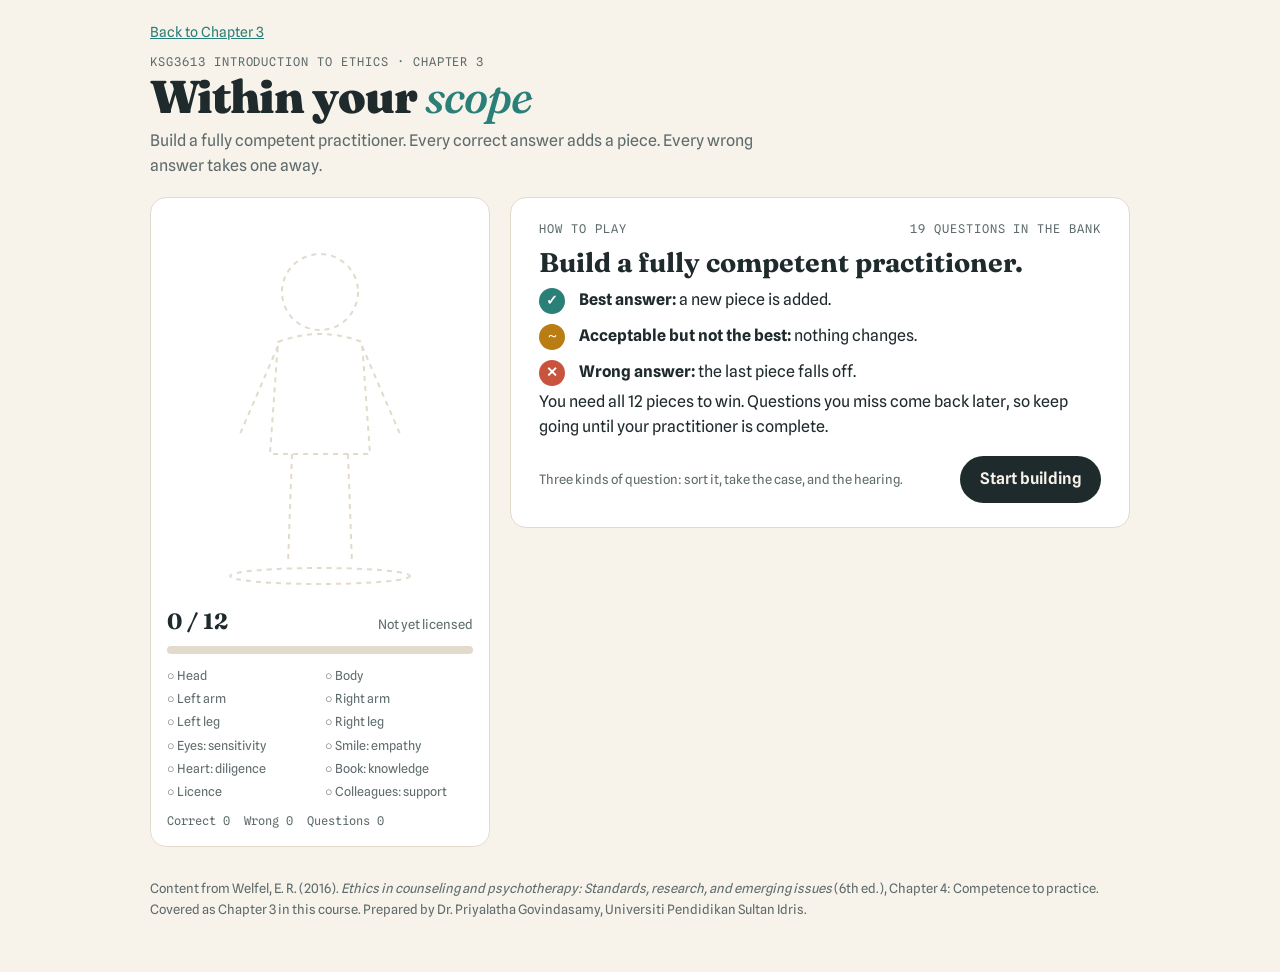
<file: chapter3_game.html>
<!DOCTYPE html>
<html lang="en-GB">
<head>
<meta charset="utf-8">
<meta name="viewport" content="width=device-width, initial-scale=1, viewport-fit=cover">
<title>Within Your Scope</title>
<link rel="preconnect" href="https://fonts.googleapis.com">
<link rel="preconnect" href="https://fonts.gstatic.com" crossorigin>
<link href="https://fonts.googleapis.com/css2?family=Fraunces:opsz,wght@9..144,500;9..144,700;9..144,900&family=Spline+Sans:wght@400;500;600&family=Spline+Sans+Mono:wght@500&display=swap" rel="stylesheet">
<style>
/* Layout: a drafting board. The practitioner is built on the left, one question at a time on the right. */
:root{
  --paper:#F7F3EA; --card:#FFFFFF; --ink:#1E2A2C; --muted:#5E6B6C; --line:#E2DACB;
  --teal:#2A7F78; --teal-soft:#DCEDEA; --coral:#C9543E; --coral-soft:#F7DED7;
  --amber:#B97D14; --amber-soft:#F5E7C6; --violet:#62538C; --violet-soft:#E5E0F0;
  --skin:#E8B98F; --cloth:#2A7F78; --trousers:#3B4A4C;
  --display:"Fraunces", Cambria, Georgia, serif;
  --body:"Spline Sans", "Segoe UI", Calibri, Arial, sans-serif;
  --mono:"Spline Sans Mono", ui-monospace, Menlo, Consolas, monospace;
}
@media (prefers-color-scheme: dark){:root:not([data-theme="light"]){
  --paper:#131A1B; --card:#1C2526; --ink:#ECE6DA; --muted:#A3AFAE; --line:#2E3A3B;
  --teal:#62B6AC; --teal-soft:#1D3A37; --coral:#EE8C77; --coral-soft:#3D2520;
  --amber:#E0AE52; --amber-soft:#3A2F1C; --violet:#A99BD6; --violet-soft:#2A2540;
  --skin:#D7A47A; --cloth:#3E9C93; --trousers:#56676A; color-scheme:dark}}
:root[data-theme="dark"]{
  --paper:#131A1B; --card:#1C2526; --ink:#ECE6DA; --muted:#A3AFAE; --line:#2E3A3B;
  --teal:#62B6AC; --teal-soft:#1D3A37; --coral:#EE8C77; --coral-soft:#3D2520;
  --amber:#E0AE52; --amber-soft:#3A2F1C; --violet:#A99BD6; --violet-soft:#2A2540;
  --skin:#D7A47A; --cloth:#3E9C93; --trousers:#56676A; color-scheme:dark}
*{box-sizing:border-box}
[hidden]{display:none!important}
html{color-scheme:light}
body{margin:0}
html,body{background:var(--paper);color:var(--ink)}
body{font-family:var(--body);font-size:16px;line-height:1.55;padding-inline:16px;padding-block:20px 40px}
.wrap{max-width:980px;margin:0 auto;display:flex;flex-direction:column;gap:18px}
h1,h2{font-family:var(--display);margin:0;text-wrap:balance;line-height:1.12}
button{font:inherit;cursor:pointer}
:focus-visible{outline:3px solid var(--amber);outline-offset:3px;border-radius:6px}
@media (prefers-reduced-motion:reduce){*{animation:none!important;transition:none!important}}

.course{font-family:var(--mono);font-size:12px;letter-spacing:.08em;text-transform:uppercase;color:var(--muted)}
.brand{font-size:clamp(30px,6vw,46px);font-weight:900;letter-spacing:-.02em}
.brand em{font-style:italic;font-weight:500;color:var(--teal)}
.lede{margin:6px 0 0;color:var(--muted);max-width:62ch}

.board{display:grid;grid-template-columns:minmax(0,340px) minmax(0,1fr);gap:20px;align-items:start}
@media (max-width:760px){.board{grid-template-columns:1fr}}

.easel{background:var(--card);border:1px solid var(--line);border-radius:16px;padding:16px;position:sticky;top:calc(env(safe-area-inset-top,0px) + 12px)}
@media (max-width:760px){.easel{position:static}}
.easel svg{display:block;width:100%;max-width:300px;margin:0 auto;height:auto}
.ghost path,.ghost circle,.ghost rect,.ghost ellipse{fill:none;stroke:var(--line);stroke-width:2;stroke-dasharray:5 5}
.part{opacity:0;transform-box:fill-box;transform-origin:center;transition:opacity .35s ease, transform .45s cubic-bezier(.3,1.5,.5,1)}
.part.on{opacity:1}
.part.pop{animation:pop .5s cubic-bezier(.3,1.6,.5,1)}
.part.fall{animation:fall .6s ease-in forwards}
@keyframes pop{0%{transform:scale(.3)}100%{transform:scale(1)}}
@keyframes fall{0%{opacity:1;transform:translateY(0) rotate(0)}100%{opacity:0;transform:translateY(60px) rotate(25deg)}}
.prog{display:flex;justify-content:space-between;align-items:baseline;margin-top:10px}
.prog b{font-family:var(--display);font-size:22px;font-variant-numeric:tabular-nums}
.prog span{font-size:13px;color:var(--muted)}
.bar{height:8px;border-radius:4px;background:var(--line);overflow:hidden;margin-top:8px}
.bar i{display:block;height:100%;width:0;background:var(--teal);transition:width .4s ease}
.parts{list-style:none;padding:0;margin:12px 0 0;display:grid;grid-template-columns:1fr 1fr;gap:4px 10px;font-size:12.5px;color:var(--muted)}
.parts li::before{content:"○ ";}
.parts li.got{color:var(--ink)}
.parts li.got::before{content:"● ";color:var(--teal)}
.stats{display:flex;gap:14px;font-family:var(--mono);font-size:12px;color:var(--muted);margin-top:10px;flex-wrap:wrap}

.q{background:var(--card);border:1px solid var(--line);border-radius:16px;padding:22px clamp(16px,4vw,28px) 24px;min-width:0}
.kicker{font-family:var(--mono);font-size:12px;letter-spacing:.08em;text-transform:uppercase;color:var(--muted);display:flex;justify-content:space-between;gap:8px;flex-wrap:wrap}
.tag{display:inline-block;padding:2px 9px;border-radius:999px;font-weight:500}
.q h2{font-size:clamp(21px,3.4vw,27px);margin:10px 0 10px}
.q p{margin:0 0 12px;max-width:62ch}
.choices{display:grid;gap:10px;margin-top:6px}
.ch{text-align:left;padding:12px 14px;border-radius:12px;border:1.5px solid var(--line);background:var(--paper);color:var(--ink);font-size:15px;line-height:1.4;transition:transform .12s,border-color .12s}
.ch:hover:not(:disabled){border-color:var(--ink);transform:translateY(-1px)}
.ch:disabled{cursor:default}
.ch.best{border-color:var(--teal);background:var(--teal-soft)}
.ch.part2{border-color:var(--amber);background:var(--amber-soft)}
.ch.bad{border-color:var(--coral);background:var(--coral-soft)}
.fb{margin-top:14px;padding:14px 16px;border-radius:12px;border:1px solid var(--line);background:var(--paper)}
.fb b{font-family:var(--display);font-size:17px;display:block;margin-bottom:2px}
.fb.good{border-color:var(--teal)} .fb.mid{border-color:var(--amber)} .fb.lost{border-color:var(--coral)}
.row{display:flex;justify-content:space-between;align-items:center;gap:12px;flex-wrap:wrap;margin-top:16px}
.note{font-size:13px;color:var(--muted)}
.go{padding:11px 20px;border-radius:999px;border:0;background:var(--ink);color:var(--paper);font-weight:600}
.alt{padding:10px 18px;border-radius:999px;border:1.5px solid var(--ink);background:transparent;color:var(--ink);font-weight:600}
.rules{display:grid;gap:10px;margin:8px 0 4px;padding:0;list-style:none}
.rules li{display:grid;grid-template-columns:30px 1fr;gap:10px;align-items:start}
.rules .n{width:26px;height:26px;border-radius:50%;display:grid;place-items:center;font-family:var(--display);font-weight:700;font-size:14px;color:var(--card)}
.review{margin:8px 0 0;padding-left:18px}
.review li{margin-bottom:6px}
.foot{font-size:13px;color:var(--muted)}
</style>
</head>
<body>


<div class="wrap">
  <header>
    <p style="margin:0 0 8px"><a href="index.html#ch3_game" style="color:var(--teal);font-size:14px">Back to Chapter 3</a></p>
    <div class="course">KSG3613 Introduction to Ethics · Chapter 3</div>
    <h1 class="brand">Within your <em>scope</em></h1>
    <p class="lede">Build a fully competent practitioner. Every correct answer adds a piece. Every wrong answer takes one away.</p>
  </header>

  <div class="board">
    <aside class="easel" aria-label="Your practitioner">
      <svg viewBox="0 0 300 380" role="img" aria-labelledby="figTitle">
        <title id="figTitle">A practitioner being built piece by piece</title>
        <g class="ghost">
          <ellipse cx="150" cy="362" rx="90" ry="8"/>
          <circle cx="150" cy="78" r="38"/>
          <path d="M108 128 Q150 112 192 128 L200 240 L100 240 Z"/>
          <path d="M108 132 L70 220"/><path d="M192 132 L230 220"/>
          <path d="M122 240 L118 350"/><path d="M178 240 L182 350"/>
        </g>
        <!-- 1 Head -->
        <g class="part" data-p="0"><circle cx="150" cy="78" r="38" fill="var(--skin)"/><path d="M112 72 Q118 34 150 36 Q186 36 189 72 Q172 52 150 54 Q128 52 112 72Z" fill="var(--trousers)"/></g>
        <!-- 2 Body -->
        <g class="part" data-p="1"><path d="M108 128 Q150 112 192 128 L200 240 L100 240 Z" fill="var(--cloth)"/><path d="M138 120 L150 146 L162 120" fill="none" stroke="var(--card)" stroke-width="5" stroke-linejoin="round"/></g>
        <!-- 3 Left arm -->
        <g class="part" data-p="2"><path d="M110 134 L74 214" stroke="var(--cloth)" stroke-width="22" stroke-linecap="round"/><circle cx="72" cy="220" r="11" fill="var(--skin)"/></g>
        <!-- 4 Right arm -->
        <g class="part" data-p="3"><path d="M190 134 L226 214" stroke="var(--cloth)" stroke-width="22" stroke-linecap="round"/><circle cx="228" cy="220" r="11" fill="var(--skin)"/></g>
        <!-- 5 Left leg -->
        <g class="part" data-p="4"><path d="M124 236 L120 340" stroke="var(--trousers)" stroke-width="26" stroke-linecap="round"/><ellipse cx="112" cy="352" rx="20" ry="9" fill="var(--ink)"/></g>
        <!-- 6 Right leg -->
        <g class="part" data-p="5"><path d="M176 236 L180 340" stroke="var(--trousers)" stroke-width="26" stroke-linecap="round"/><ellipse cx="188" cy="352" rx="20" ry="9" fill="var(--ink)"/></g>
        <!-- 7 Eyes -->
        <g class="part" data-p="6"><circle cx="136" cy="80" r="4.5" fill="var(--ink)"/><circle cx="164" cy="80" r="4.5" fill="var(--ink)"/></g>
        <!-- 8 Smile -->
        <g class="part" data-p="7"><path d="M134 96 Q150 110 166 96" fill="none" stroke="var(--ink)" stroke-width="4" stroke-linecap="round"/></g>
        <!-- 9 Heart -->
        <g class="part" data-p="8"><path d="M170 158 c-6 -10 -20 -6 -18 6 c2 9 18 18 18 18 s16 -9 18 -18 c2 -12 -12 -16 -18 -6z" fill="var(--coral)"/></g>
        <!-- 10 Book -->
        <g class="part" data-p="9"><rect x="44" y="200" width="34" height="42" rx="3" fill="var(--violet)" transform="rotate(-12 61 221)"/><path d="M52 206 L52 236" stroke="var(--card)" stroke-width="3" transform="rotate(-12 61 221)"/></g>
        <!-- 11 Licence badge -->
        <g class="part" data-p="10"><rect x="116" y="170" width="30" height="22" rx="3" fill="var(--card)" stroke="var(--amber)" stroke-width="3"/><path d="M122 178 h18 M122 185 h12" stroke="var(--amber)" stroke-width="2.5"/></g>
        <!-- 12 Ground and colleagues -->
        <g class="part" data-p="11"><ellipse cx="150" cy="362" rx="110" ry="9" fill="var(--teal-soft)"/>
          <g fill="var(--muted)" opacity=".75"><circle cx="30" cy="290" r="14"/><path d="M14 360 Q14 312 30 310 Q46 312 46 360Z"/><circle cx="270" cy="290" r="14"/><path d="M254 360 Q254 312 270 310 Q286 312 286 360Z"/></g></g>
      </svg>
      <div class="prog"><b id="count">0 / 12</b><span id="level">Not yet licensed</span></div>
      <div class="bar"><i id="fill"></i></div>
      <ul class="parts" id="partList"></ul>
      <div class="stats"><span id="sRight">Correct 0</span><span id="sWrong">Wrong 0</span><span id="sQ">Questions 0</span></div>
    </aside>

    <article class="q" id="stage" aria-live="polite"></article>
  </div>

  <p class="foot">Content from Welfel, E. R. (2016). <i>Ethics in counseling and psychotherapy: Standards, research, and emerging issues</i> (6th ed.), Chapter 4: Competence to practice. Covered as Chapter 3 in this course. Prepared by Dr. Priyalatha Govindasamy, Universiti Pendidikan Sultan Idris.</p>
</div>

<script>
(function(){
const PARTS = ["Head","Body","Left arm","Right arm","Left leg","Right leg","Eyes: sensitivity","Smile: empathy","Heart: diligence","Book: knowledge","Licence","Colleagues: support"];
const GOAL = PARTS.length;
const KSD = ["Knowledge","Skill","Diligence"];
const TAGS = {Sort:["var(--teal-soft)","var(--teal)"], Case:["var(--amber-soft)","var(--amber)"], Hearing:["var(--violet-soft)","var(--violet)"]};

function sort(q, a, why){ return {type:"Sort", title:"Which component of competence?", q, opts:KSD.map(k => [k, 0]), a, why}; }
const BANK = [
  sort("You read new research on anxiety treatment every month.", 0, "Staying current in theory and research is knowledge, or knowing about."),
  sort("You build trust with a wary teenager in the first session.", 1, "Building a working alliance is a clinical skill, or knowing how."),
  sort("You follow up with clients three months after services end.", 2, "Following up to check the benefit lasted is diligence."),
  sort("You recognise the limits of what current research can tell you.", 0, "Knowing the limits of current understanding is part of knowledge."),
  sort("You decide which intervention fits this particular client.", 1, "Tricky one. Judging which intervention applies in a situation is part of skill."),
  sort("You notice you are exhausted and arrange cover for your sessions.", 2, "Self monitoring and self care are the emotional side of diligence."),
  sort("You administer an intelligence test exactly to standard.", 1, "Using a specific technique well is a technical skill."),
  sort("You ask a colleague to review your cases because you might overrate yourself.", 2, "Humility about your own accuracy, and consulting others, is diligence."),
  sort("You can judge a new therapy using objective scientific criteria.", 0, "Having scientific criteria to judge new theory and research is knowledge."),

  {type:"Case", title:"Two days of reading, no supervision", q:"A couple asks for sex therapy. You have read several books and attended a two day workshop, but have no supervised experience. An experienced colleague offers to supervise you closely.",
   opts:[["Accept, because the problem usually responds to therapy","bad","A common problem does not make you competent. Skill needs supervised practice."],
         ["Accept with close supervision, after telling the couple you are new to this","best","Close supervision plus informed consent can make this ethical, as long as you fill the gaps in your knowledge."],
         ["Refer them to the experienced colleague","part","Also ethical and the safest choice. Supervised work with consent is equally acceptable here."]]},
  {type:"Case", title:"The only counsellor for 100 km", q:"You work as a generalist in a rural town. An adult asks for help with mild work stress. The nearest other counsellor is a two hour drive away.",
   opts:[["Refer, because you are not a specialist in work stress","part","Not wrong, but the client may give up on help. Low risk and high benefit favour helping."],
         ["Accept, tell the client about your level of skill, and monitor progress","best","Low risk of harm, good chance to help and no easy referral. Informed consent and close monitoring complete it."],
         ["Accept without mentioning your training","bad","Near the edge of your competence, clients should know your level of skill."]]},
  {type:"Case", title:"Too close to home", q:"You are going through a painful divorce, sleeping badly and crying between sessions. A new client wants help ending a bitter marriage.",
   opts:[["See the client, since you understand divorce first hand","bad","Your own distress threatens objectivity. Being emotionally able to help is part of competence."],
         ["Refer this client, and seek support for yourself","best","Ask: am I emotionally able to help? Here the answer is no. The codes require you to limit practice and get help."],
         ["See the client but avoid talking about your feelings","part","Hiding it does not restore objectivity. Supervision is the minimum; referral is safer."]]},
  {type:"Case", title:"A therapy for everything", q:"A colleague returns from a one day seminar on a new therapy said to treat all personality disorders and addictions. There is no published research. She wants you both to start using it on Monday.",
   opts:[["Start on Monday with mild cases only","bad","Without independent research the method is experimental, and one day gives no supervised practice."],
         ["Use it only with clients who give informed consent","part","Consent helps, but cannot make you competent in an untested method when proven treatments exist."],
         ["Decline until there is evidence, proper training and supervised practice","best","Check the four criteria: scientific evidence, enough learning time, a real expert, and supervised practice."]]},
  {type:"Case", title:"Same method, younger clients", q:"Your career counselling programme works well with university students. A middle school asks you to run it unchanged with 12 year olds.",
   opts:[["Run it unchanged, since it is proven to work","bad","Proven with one age group is not proven with another. It may even cause harm."],
         ["Adapt it after training or consultation on this age group, or refer","best","Competence extends to populations. Age and development change how an intervention lands."],
         ["Run it but simplify the language","part","Simpler words help, but you still lack knowledge of this group's development."]]},
  {type:"Case", title:"Crisis at 9 pm", q:"A client in your rural practice discloses a crisis outside your usual work. The nearest specialist service is three hours away and cannot see her tonight.",
   opts:[["Refuse, because it is outside your competence","bad","In an emergency with no other help available, refusing can cause more harm."],
         ["Help her now as conservatively as you can, then refer as soon as possible","best","The APA Code allows care beyond your competence in an emergency, with referral as soon as feasible."],
         ["Help her and plan to keep working with her long term","part","Helping now is right, but you must get her to competent care as soon as you can."]]},

  {type:"Hearing", title:"Put up or shut up", q:"A counsellor, frustrated by a client's repeated talk of suicide, tells her to \"put up or shut up\". That afternoon she takes an overdose. Is this negligence?",
   opts:[["Yes. Duty, breach, injury and cause are all proven","best","An ongoing relationship, a remark no competent counsellor would make, real injury and a direct link."],
         ["No. Clients are responsible for their own actions","bad","The counsellor's remark directly contributed to the harm, so cause is proven."],
         ["No. One careless remark is an ordinary mistake","bad","Competent professionals would not make this remark, so it breaches the standard of care."]]},
  {type:"Hearing", title:"Advice at a party", q:"At a wedding, a stranger asks a psychologist about his anxiety. She gives poor advice. Weeks later he quits his job and blames her. Is this negligence?",
   opts:[["Yes. The advice was poor and he suffered a loss","bad","Poor advice and a loss are not enough. All four elements are needed."],
         ["No. There was no professional relationship, so no duty","best","She was not his psychologist. Without a duty, there can be no negligence."],
         ["No. He was not physically injured","bad","Injury need not be physical. The case fails because there was no duty."]]},
  {type:"Hearing", title:"Ignored and fine", q:"A therapist makes a careless suggestion. The client ignores it, sees another professional that week, and is doing well. Is this negligence?",
   opts:[["Yes. The suggestion fell below the standard of care","bad","Breach alone is not enough. All four elements are needed."],
         ["No. There was no injury","best","No harm means no legal negligence. An ethics complaint could still succeed, since that does not require injury."],
         ["No. There was no duty, since the client saw someone else","bad","A professional relationship existed, so there was a duty."]]},
  {type:"Hearing", title:"Good care, bad luck", q:"A counsellor uses a standard, evidence based approach, as any competent colleague would. The client gets worse after losing his job and sues. Is this negligence?",
   opts:[["Yes. The client got worse during treatment","bad","A bad outcome is not proof of negligence."],
         ["No. Care met the standard, and the job loss caused the decline","best","No breach and no cause. Ordinary bad outcomes are not negligence."],
         ["No. Only physical harm counts in court","bad","Psychological harm can count. This fails on breach and cause."]]}
];
BANK.forEach(b => { if (b.type === "Sort") b.opts = KSD.map((k,i) => [k, i === b.a ? "best" : "bad", b.why]); });

const stage = document.getElementById("stage"), partEls = [...document.querySelectorAll(".part")];
let built, deck, right, wrong, asked, missed;

function shuffle(a){ for (let i = a.length - 1; i > 0; i--) { const j = Math.floor(Math.random() * (i + 1)); [a[i], a[j]] = [a[j], a[i]]; } return a; }
function esc(s){ const d = document.createElement("div"); d.textContent = s; return d.innerHTML; }
function btn(cls, txt, fn){ const b = document.createElement("button"); b.className = cls; b.textContent = txt; b.onclick = fn; return b; }
function level(n){ return n === 0 ? "Not yet licensed" : n < 4 ? "Incompetent" : n < 7 ? "Novice" : n < 10 ? "Competent" : n < 12 ? "Proficient" : "Exceptionally competent"; }

function draw(change){
  partEls.forEach((p,i) => {
    const on = i < built;
    if (change === "add" && i === built - 1) { p.classList.remove("fall"); p.classList.add("on"); p.classList.remove("pop"); void p.getBBox(); p.classList.add("pop"); }
    else if (change === "remove" && i === built) { p.classList.remove("pop"); p.classList.add("fall"); setTimeout(() => { p.classList.remove("fall"); if (i >= built) p.classList.remove("on"); }, 600); }
    else if (change !== "remove" || i !== built) p.classList.toggle("on", on);
  });
  document.getElementById("count").textContent = built + " / " + GOAL;
  document.getElementById("level").textContent = level(built);
  document.getElementById("fill").style.width = (built / GOAL * 100) + "%";
  document.getElementById("partList").innerHTML = PARTS.map((p,i) => `<li class="${i < built ? "got" : ""}">${p}</li>`).join("");
  document.getElementById("sRight").textContent = "Correct " + right;
  document.getElementById("sWrong").textContent = "Wrong " + wrong;
  document.getElementById("sQ").textContent = "Questions " + asked;
}

function intro(){
  built = 0; right = 0; wrong = 0; asked = 0; missed = []; deck = shuffle(BANK.slice());
  partEls.forEach(p => p.classList.remove("on","pop","fall"));
  draw();
  stage.innerHTML = `<div class="kicker"><span>How to play</span><span>${BANK.length} questions in the bank</span></div>
  <h2>Build a fully competent practitioner.</h2>
  <ul class="rules">
    <li><span class="n" style="background:var(--teal)">✓</span><div><b>Best answer:</b> a new piece is added.</div></li>
    <li><span class="n" style="background:var(--amber)">~</span><div><b>Acceptable but not the best:</b> nothing changes.</div></li>
    <li><span class="n" style="background:var(--coral)">✕</span><div><b>Wrong answer:</b> the last piece falls off.</div></li>
  </ul>
  <p>You need all ${GOAL} pieces to win. Questions you miss come back later, so keep going until your practitioner is complete.</p>
  <div class="row"><span class="note">Three kinds of question: sort it, take the case, and the hearing.</span></div>`;
  stage.querySelector(".row").appendChild(btn("go", "Start building", ask));
}

function ask(){
  if (built >= GOAL) return win();
  if (!deck.length) { deck = shuffle(missed.length ? missed : BANK.slice()); missed = []; }
  const it = deck.shift(); asked++;
  const order = it.type === "Sort" ? it.opts.map((_,i) => i) : shuffle(it.opts.map((_,i) => i));
  const [bg, fg] = TAGS[it.type];
  const label = {Sort:"Sort it", Case:"Take the case?", Hearing:"The hearing"}[it.type];
  stage.innerHTML = `<div class="kicker"><span class="tag" style="background:${bg};color:${fg}">${label}</span><span>Question ${asked}</span></div>
    <h2>${esc(it.type === "Sort" ? it.q : it.title)}</h2>${it.type === "Sort" ? `<p class="note">${esc(it.title)}</p>` : `<p>${esc(it.q)}</p>`}
    <div class="choices">${order.map(i => `<button class="ch" data-i="${i}">${esc(it.opts[i][0])}</button>`).join("")}</div><div id="fb"></div>`;
  stage.querySelectorAll(".ch").forEach(b => b.onclick = () => answer(it, +b.dataset.i));
  draw();
}

function answer(it, i){
  const kind = it.opts[i][1];
  stage.querySelectorAll(".ch").forEach(b => { b.disabled = true; const k = it.opts[+b.dataset.i][1]; if (k === "best") b.classList.add("best"); else if (+b.dataset.i === i) b.classList.add(k === "part" ? "part2" : "bad"); });
  let head, cls, change;
  if (kind === "best") { right++; built = Math.min(GOAL, built + 1); change = "add"; cls = "good"; head = "Correct. " + PARTS[built - 1] + " added."; }
  else if (kind === "part") { missed.push(it); change = null; cls = "mid"; head = "Acceptable, but not the best. Nothing changes."; }
  else { wrong++; missed.push(it); cls = "lost";
    if (built > 0) { built--; change = "remove"; head = "Not quite. " + PARTS[built] + " falls off."; }
    else { change = null; head = "Not quite. Nothing left to lose yet."; } }
  draw(change);
  const best = it.opts.find(o => o[1] === "best");
  const fb = stage.querySelector("#fb");
  fb.innerHTML = `<div class="fb ${cls}"><b>${esc(head)}</b>${esc(it.opts[i][2])}${kind !== "best" && it.type !== "Sort" ? "<br><br><b style='font-size:15px'>Best answer</b>" + esc(best[0]) + ". " + esc(best[2]) : ""}</div><div class="row"><span class="note">${GOAL - built} piece${GOAL - built === 1 ? "" : "s"} to go</span></div>`;
  fb.querySelector(".row").appendChild(btn("go", built >= GOAL ? "Finish" : "Next question", ask));
  fb.querySelector(".go").focus();
}

function win(){
  const acc = Math.round(right / asked * 100);
  stage.innerHTML = `<div class="kicker"><span class="tag" style="background:var(--teal-soft);color:var(--teal)">Complete</span><span>${asked} questions</span></div>
    <h2>Your practitioner is exceptionally competent.</h2>
    <p>Knowledge, skill and diligence, with colleagues beside you for support. You answered ${right} of ${asked} correctly (${acc}%).</p>
    <p>${wrong === 0 ? "Not a single piece lost. Outstanding." : wrong <= 3 ? "Only a few pieces lost along the way. Strong judgement." : "It took a few rebuilds. Look back at Chapter 3 on the topics that tripped you up, then try again for fewer losses."}</p>
    <div class="row"><span class="note">Competence is a career long effort, not a fixed score.</span></div>`;
  stage.querySelector(".row").appendChild(btn("alt", "Play again", intro));
}

intro();
})();
</script>

</body>
</html>
</file>
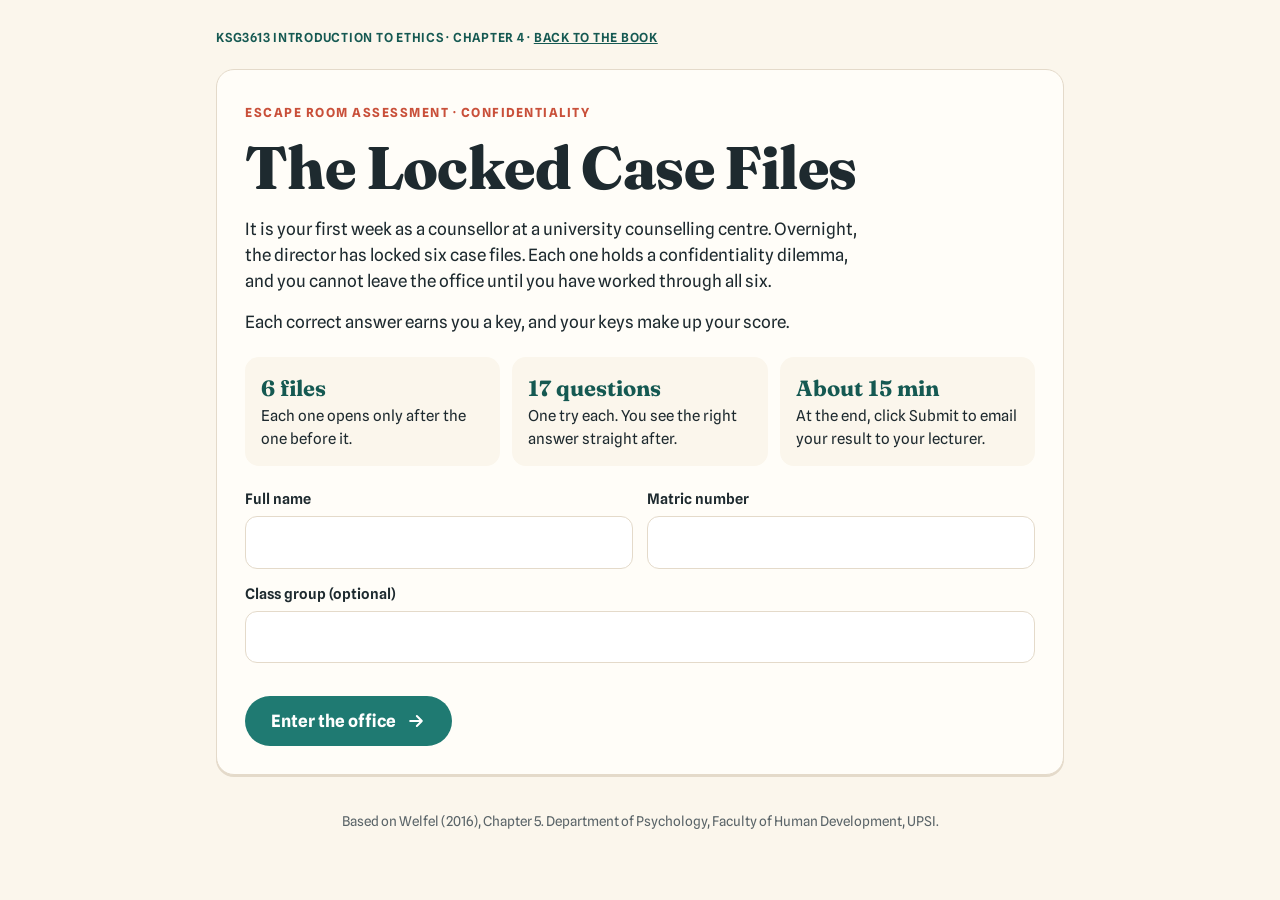
<file: chapter4_escape_room.html>
<!doctype html>
<html lang="en-GB">
<head>
<meta charset="utf-8">
<meta name="viewport" content="width=device-width, initial-scale=1">
<title>The Locked Case Files</title>
<meta name="description" content="KSG3613 Introduction to Ethics, Chapter 4: Confidentiality. An escape room assessment.">
<link rel="preconnect" href="https://fonts.googleapis.com">
<link rel="preconnect" href="https://fonts.gstatic.com" crossorigin>
<link href="https://fonts.googleapis.com/css2?family=Fraunces:opsz,wght@9..144,500;9..144,700;9..144,800&family=Spline+Sans:wght@400;500;600;700&display=swap" rel="stylesheet">
<style>
/* ============================================================
   SETTINGS: paste your Google Apps Script web app URL below.
   ============================================================ */
:root{
  --cream:#FBF6EC; --paper:#FFFDF8; --ink:#1E2A2F; --muted:#5A6468;
  --teal:#1F7A72; --teal-dark:#155952; --teal-soft:#DCEFEC;
  --coral:#C9503A; --coral-soft:#FBE4DE;
  --amber:#E8A33D; --amber-soft:#FCEFD6;
  --violet:#5E4F9C; --violet-soft:#E9E5F5;
  --manila:#EBD3A0; --manila-dark:#C9A86A; --line:#E4DACA;
}
*{box-sizing:border-box}
html,body{margin:0}
body{background:var(--cream);color:var(--ink);font-family:'Spline Sans',system-ui,sans-serif;font-size:17px;line-height:1.55;min-height:100vh}
h1,h2,h3{font-family:'Fraunces',Georgia,serif;line-height:1.15;margin:0}
button{font:inherit;cursor:pointer}
.wrap{max-width:880px;margin:0 auto;padding:28px 16px 64px}
.hidden{display:none!important}

/* top bar */
.topbar{display:flex;justify-content:space-between;align-items:center;gap:12px;flex-wrap:wrap;font-size:14px;color:var(--muted);margin-bottom:22px}
.course{font-weight:600;letter-spacing:.06em;text-transform:uppercase;font-size:12.5px;color:var(--teal-dark)}
.keys{display:flex;align-items:center;gap:8px;font-weight:600;color:var(--ink)}
.keys svg{color:var(--amber)}

/* cards */
.card{background:var(--paper);border:1px solid var(--line);border-radius:18px;padding:28px;box-shadow:0 2px 0 var(--line)}
.eyebrow{font-size:12.5px;font-weight:700;letter-spacing:.12em;text-transform:uppercase;color:var(--coral)}

/* intro */
.hero h1{font-size:clamp(38px,7vw,60px);font-weight:800;letter-spacing:-.01em;margin:8px 0 14px}
.hero p{margin:0 0 14px;max-width:62ch}
.rules{display:grid;grid-template-columns:repeat(3,minmax(0,1fr));gap:12px;margin:22px 0}
.rule{background:var(--cream);border-radius:14px;padding:14px 16px;font-size:15px}
.rule b{display:block;font-family:'Fraunces',serif;font-size:22px;color:var(--teal-dark)}
form .row{display:grid;grid-template-columns:repeat(2,minmax(0,1fr));gap:14px}
label{display:block;font-weight:600;font-size:14.5px;margin-bottom:6px}
input[type=text]{width:100%;padding:12px 14px;border:1.5px solid var(--line);border-radius:12px;font:inherit;background:#fff;color:var(--ink);min-height:48px}
input[type=text]:focus{outline:3px solid var(--teal-soft);border-color:var(--teal)}
.btn{display:inline-flex;align-items:center;justify-content:center;gap:10px;min-height:50px;padding:12px 26px;border:none;border-radius:999px;background:var(--teal);color:#fff;font-weight:700;font-size:17px}
.btn:hover{background:var(--teal-dark)}
.btn:disabled{background:#9BB8B4;cursor:not-allowed}
.btn.ghost{background:transparent;color:var(--teal-dark);border:2px solid var(--teal)}
.error{color:var(--coral);font-size:14.5px;margin-top:10px;min-height:1em}

/* map */
.map-head{display:flex;justify-content:space-between;align-items:flex-end;gap:16px;flex-wrap:wrap;margin-bottom:18px}
.map-head h2{font-size:34px}
.files{display:grid;grid-template-columns:repeat(3,minmax(0,1fr));gap:18px}
.file{position:relative;text-align:left;border:none;background:var(--manila);border-radius:6px 14px 14px 14px;padding:34px 18px 18px;min-height:170px;color:var(--ink);display:flex;flex-direction:column;gap:6px;transition:transform .15s}
.file::before{content:"";position:absolute;top:-14px;left:0;width:46%;height:16px;background:var(--manila);border-radius:8px 8px 0 0}
.file .num{font-family:'Fraunces',serif;font-weight:800;font-size:15px;letter-spacing:.08em;color:#7A5A1E}
.file .name{font-family:'Fraunces',serif;font-weight:700;font-size:22px;line-height:1.15}
.file .topic{font-size:14px;color:#5B4A2A}
.file .state{margin-top:auto;display:flex;align-items:center;gap:8px;font-size:14px;font-weight:700}
.file.open{box-shadow:0 0 0 3px var(--teal)}
.file.open:hover{transform:translateY(-3px)}
.file.locked{background:#E3DCCD;cursor:not-allowed;color:#7C7468}
.file.locked::before{background:#E3DCCD}
.file.locked .num,.file.locked .topic{color:#8C8477}
.file.done{background:var(--teal-soft);cursor:default}
.file.done::before{background:var(--teal-soft)}
.stamp{position:absolute;top:16px;right:14px;transform:rotate(8deg);border:2.5px solid var(--teal);color:var(--teal);font-weight:800;font-size:12px;letter-spacing:.14em;padding:3px 8px;border-radius:6px}

/* room */
.room-head{display:flex;gap:18px;align-items:flex-start;margin-bottom:18px}
.room-icon{flex:0 0 64px;height:64px;border-radius:16px;background:var(--violet-soft);color:var(--violet);display:flex;align-items:center;justify-content:center}
.room-head h2{font-size:32px;margin-top:4px}
.scene{background:var(--manila);border-radius:6px 14px 14px 14px;padding:18px 20px;margin-bottom:20px;font-size:16px;position:relative}
.scene b{font-family:'Fraunces',serif}
.progress{display:flex;gap:6px;margin-bottom:14px}
.progress span{flex:1;height:7px;border-radius:4px;background:var(--line)}
.progress span.now{background:var(--amber)}
.progress span.ok{background:var(--teal)}
.progress span.no{background:var(--coral)}
.qnum{font-size:13px;font-weight:700;letter-spacing:.1em;text-transform:uppercase;color:var(--muted)}
.question{font-family:'Fraunces',serif;font-weight:600;font-size:23px;line-height:1.3;margin:6px 0 18px}
.options{display:flex;flex-direction:column;gap:10px}
.opt{display:flex;gap:14px;align-items:flex-start;text-align:left;width:100%;min-height:56px;padding:14px 16px;border:2px solid var(--line);background:#fff;border-radius:14px;color:var(--ink);font-size:16.5px}
.opt:hover:not(:disabled){border-color:var(--teal)}
.opt .letter{flex:0 0 30px;height:30px;border-radius:50%;background:var(--cream);font-weight:700;display:flex;align-items:center;justify-content:center;font-size:15px}
.opt:disabled{cursor:default}
.opt.right{border-color:var(--teal);background:var(--teal-soft)}
.opt.right .letter{background:var(--teal);color:#fff}
.opt.wrong{border-color:var(--coral);background:var(--coral-soft)}
.opt.wrong .letter{background:var(--coral);color:#fff}
.opt.dim{opacity:.55}
.feedback{margin-top:18px;border-radius:14px;padding:16px 18px;font-size:16px}
.feedback.ok{background:var(--teal-soft)}
.feedback.no{background:var(--coral-soft)}
.feedback h3{font-size:20px;margin-bottom:4px}
.feedback.ok h3{color:var(--teal-dark)}
.feedback.no h3{color:#9C3B29}
.actions{display:flex;justify-content:flex-end;margin-top:18px}

/* unlock overlay */
.unlock{text-align:center;padding:44px 28px}
.unlock .big{width:96px;height:96px;margin:0 auto 14px;border-radius:50%;background:var(--amber-soft);color:#A66A0E;display:flex;align-items:center;justify-content:center}
.unlock h2{font-size:36px;margin-bottom:8px}
.unlock p{max-width:52ch;margin:0 auto 22px}

/* end */
.score-ring{display:flex;align-items:center;gap:24px;flex-wrap:wrap;margin:18px 0 22px}
.score-num{font-family:'Fraunces',serif;font-weight:800;font-size:76px;line-height:1;color:var(--teal-dark)}
.score-num small{font-size:32px;color:var(--muted)}
.room-scores{display:grid;grid-template-columns:repeat(3,minmax(0,1fr));gap:10px;margin-bottom:22px}
.rs{background:var(--cream);border-radius:12px;padding:12px 14px;font-size:14.5px}
.rs b{display:block;font-family:'Fraunces',serif;font-size:20px}
.send{border-radius:14px;padding:14px 16px;font-size:15.5px;margin-bottom:16px}
.send.wait{background:var(--amber-soft)}
.send.ok{background:var(--teal-soft)}
.send.no{background:var(--coral-soft)}
.review{margin-top:24px}
.review h3{font-size:22px;margin-bottom:10px}
.review ol{margin:0;padding-left:22px}
.review li{margin-bottom:10px;font-size:15.5px}
.tag{display:inline-block;font-size:12px;font-weight:700;letter-spacing:.06em;padding:2px 8px;border-radius:999px;margin-left:6px;vertical-align:1px}
.tag.ok{background:var(--teal-soft);color:var(--teal-dark)}
.tag.no{background:var(--coral-soft);color:#9C3B29}
footer{margin-top:36px;text-align:center;font-size:13.5px;color:var(--muted)}

@media (max-width:700px){
  .rules,.files,.room-scores{grid-template-columns:minmax(0,1fr)}
  form .row{grid-template-columns:minmax(0,1fr)}
  .card{padding:20px}
  .question{font-size:20px}
  .room-head h2{font-size:26px}
}
</style>
</head>
<body>
<div class="wrap">

  <div class="topbar">
    <span class="course">KSG3613 Introduction to Ethics · Chapter 4 · <a href="index.html#ch4_escape" style="color:inherit">Back to the book</a></span>
    <span class="keys hidden" id="keyCount" aria-live="polite">
      <svg width="20" height="20" viewBox="0 0 24 24" fill="none" stroke="currentColor" stroke-width="2.2" stroke-linecap="round" stroke-linejoin="round" aria-hidden="true"><circle cx="7.5" cy="15.5" r="4.5"/><path d="M10.7 12.3 21 2M17 6l3 3M14 9l2 2"/></svg>
      <span id="keyText">0 keys</span>
    </span>
  </div>

  <!-- ============ INTRO ============ -->
  <section id="screenIntro" class="card hero">
    <span class="eyebrow">Escape room assessment · Confidentiality</span>
    <h1>The Locked Case Files</h1>
    <p>It is your first week as a counsellor at a university counselling centre. Overnight, the director has locked six case files. Each one holds a confidentiality dilemma, and you cannot leave the office until you have worked through all six.</p>
    <p>Each correct answer earns you a key, and your keys make up your score.</p>
    <div class="rules">
      <div class="rule"><b>6 files</b>Each one opens only after the one before it.</div>
      <div class="rule"><b>17 questions</b>One try each. You see the right answer straight after.</div>
      <div class="rule"><b>About 15 min</b>At the end, click Submit to email your result to your lecturer.</div>
    </div>
    <form id="startForm" novalidate>
      <div class="row">
        <div>
          <label for="studentName">Full name</label>
          <input type="text" id="studentName" autocomplete="name" required>
        </div>
        <div>
          <label for="matric">Matric number</label>
          <input type="text" id="matric" autocomplete="off" required>
        </div>
      </div>
      <div style="margin-top:14px">
        <label for="group">Class group (optional)</label>
        <input type="text" id="group" autocomplete="off">
      </div>
      <div class="error" id="startError" role="alert"></div>
      <div style="margin-top:8px"><button class="btn" type="submit">Enter the office
        <svg width="20" height="20" viewBox="0 0 24 24" fill="none" stroke="currentColor" stroke-width="2.4" stroke-linecap="round" stroke-linejoin="round" aria-hidden="true"><path d="M5 12h14M13 6l6 6-6 6"/></svg></button></div>
    </form>
  </section>

  <!-- ============ MAP ============ -->
  <section id="screenMap" class="hidden">
    <div class="map-head">
      <div>
        <span class="eyebrow">The director's cabinet</span>
        <h2>Choose your next case file</h2>
      </div>
      <span id="mapProgress" style="font-weight:600;color:var(--muted)"></span>
    </div>
    <div class="files" id="files"></div>
  </section>

  <!-- ============ ROOM ============ -->
  <section id="screenRoom" class="card hidden">
    <div class="room-head">
      <div class="room-icon" id="roomIcon" aria-hidden="true"></div>
      <div>
        <span class="eyebrow" id="roomEyebrow"></span>
        <h2 id="roomTitle"></h2>
      </div>
    </div>
    <div class="scene" id="roomScene"></div>
    <div class="progress" id="roomProgress" aria-hidden="true"></div>
    <div class="qnum" id="qNum"></div>
    <p class="question" id="qText"></p>
    <div class="options" id="qOptions"></div>
    <div id="qFeedback" aria-live="polite"></div>
    <div class="actions"><button class="btn hidden" id="nextBtn" type="button">Next</button></div>
  </section>

  <!-- ============ UNLOCK ============ -->
  <section id="screenUnlock" class="card unlock hidden">
    <div class="big" aria-hidden="true">
      <svg width="48" height="48" viewBox="0 0 24 24" fill="none" stroke="currentColor" stroke-width="2" stroke-linecap="round" stroke-linejoin="round"><rect x="4" y="11" width="16" height="10" rx="2"/><path d="M8 11V7a4 4 0 0 1 7.6-1.8"/></svg>
    </div>
    <span class="eyebrow" id="unlockEyebrow"></span>
    <h2 id="unlockTitle"></h2>
    <p id="unlockText"></p>
    <button class="btn" id="unlockBtn" type="button">Back to the cabinet</button>
  </section>

  <!-- ============ END ============ -->
  <section id="screenEnd" class="card hidden">
    <span class="eyebrow">You escaped</span>
    <h2 style="font-size:40px;margin-top:6px">The office door is open</h2>
    <div class="score-ring">
      <div class="score-num" id="endScore"></div>
      <div id="endMessage" style="max-width:46ch"></div>
    </div>
    <div class="room-scores" id="endRooms"></div>
    <div class="send wait" id="sendStatus" role="status"></div>
    <button class="btn hidden" id="retrySend" type="button">Submit</button>
    <div id="copyWrap" class="hidden" style="margin-top:12px"><p style="margin:0 0 6px;font-size:15px"></p><textarea id="copyBox" readonly rows="8" style="width:100%;font:inherit;font-size:14px;padding:10px;border:1.5px solid var(--line);border-radius:12px"></textarea></div>
    <div class="review">
      <h3>Review your answers</h3>
      <ol id="reviewList"></ol>
    </div>
  </section>

  <footer>Based on Welfel (2016), Chapter 5. Department of Psychology, Faculty of Human Development, UPSI.</footer>
</div>

<script>
/* ============================================================
   SETTINGS
   Paste the web app URL from Google Apps Script between the quotes.
   ============================================================ */
const SCRIPT_URL = "";
const GAME_ID = "KSG3613 Ch4 Confidentiality Escape Room";
const NOTIFY_EMAIL = "gpriyalatha@fpm.upsi.edu.my";

/* ============================================================
   CONTENT: six case files, 17 questions.
   "answer" is the index (0 to 3) of the correct option as written.
   Options are shuffled on screen.
   ============================================================ */
const ROOMS = [
  {
    id: "R1", name: "The Waiting Room", topic: "What confidentiality covers", icon: "door",
    scene: "The receptionist is on hold with a caller. A client's name is on the screen. Before you can read your first file, you need to know what counts as private here.",
    unlock: "You now know that confidentiality covers almost everything, including whether someone is a client at all, and that it lasts even after a client dies.",
    questions: [
      { q: "A man phones the centre: “Is my neighbour Aina seeing one of your counsellors? I'm worried about her.” What do you say?",
        o: ["Neither confirm nor deny that Aina is a client, and offer general information about the centre",
            "Confirm she is a client, but share nothing about her sessions",
            "Confirm she is a client only if he can prove he is a relative",
            "Take his message and tell him her next appointment time"],
        answer: 0,
        why: "This is contact confidentiality. Even the fact that someone is your client is private, so you cannot confirm or deny it." },
      { q: "Confidentiality rests mainly on two ethical principles. Which two?",
        o: ["Autonomy and fidelity", "Justice and beneficence", "Beneficence and nonmaleficence", "Justice and fidelity"],
        answer: 0,
        why: "Autonomy means each person decides who knows their private information. Fidelity means you keep your promise, open or implied, to keep it private. Beneficence and nonmaleficence support these." },
      { q: "A well known client of the centre has died. A journalist asks what she talked about in counselling. What is correct?",
        o: ["Confidentiality continues after death, so you say nothing",
            "You may speak freely, because the duty ends when the client dies",
            "You may share anything that has already been in the news",
            "You may share general themes as long as you do not quote her"],
        answer: 0,
        why: "The duty continues after death. A therapist who spoke to the press about a murdered client's sessions was disciplined by her licensing board." }
    ]
  },
  {
    id: "R2", name: "The Staff Room", topic: "Colleagues, trainees and home", icon: "cup",
    scene: "Your colleagues are on their lunch break. Some are consulting about cases, and some are just chatting. You need to tell professional consultation apart from gossip.",
    unlock: "You can now tell real consultation from idle talk, and you know that home is where many breaches happen.",
    questions: [
      { q: "You want a colleague's advice on a difficult case. What is the best way to do it?",
        o: ["Consult, leaving out identifying details where you can",
            "Give the client's full name so the advice is accurate",
            "Wait until the client has finished counselling",
            "Never discuss any case with anyone"],
        answer: 0,
        why: "The codes allow consultation, but you leave out identifying details where possible. If a team discusses cases by name, clients should know and agree." },
      { q: "In the staff kitchen, a colleague tells a funny story about a client. Which test helps you judge whether this is acceptable?",
        o: ["If the client overheard this, would they see it as a professional consultation?",
            "Did the colleague leave out the client's surname?",
            "Is anyone from outside the profession listening?",
            "Is the story useful for teaching new staff?"],
        answer: 0,
        why: "If the client would not see the conversation as professional consultation, it should not happen. Leaving out a surname is not enough." },
      { q: "You have had a hard day and want to talk to your spouse. Which comment is acceptable?",
        o: ["“I'm saddened by a client's serious illness, which adds to an already hard situation.”",
            "“My client is a 34 year old nurse with two children, and her ex husband is a lawyer.”",
            "“I can tell you everything, because spouses have to keep secrets too.”",
            "“I'll tell you the details if you promise not to repeat them.”"],
        answer: 0,
        why: "Broad outlines are fine. Details such as age, job and family situation can identify the client together, and family members have no duty to keep client information private." }
    ]
  },
  {
    id: "R3", name: "The Courtroom", topic: "Privilege and subpoenas", icon: "scale",
    scene: "An envelope from a law firm is on your desk. Inside is a subpoena asking for a client's records. Before you act, you need to know who holds the legal protections.",
    unlock: "You now know the difference between confidentiality and privilege, who holds the privilege, and that a subpoena starts the process but does not end it.",
    questions: [
      { q: "What is the main difference between confidentiality and privileged communication?",
        o: ["Confidentiality stops you choosing to disclose; privilege lets the client stop a court forcing disclosure",
            "Confidentiality comes from law; privilege comes from the ethics codes",
            "They mean the same thing in different countries",
            "Privilege protects the therapist; confidentiality protects the client"],
        answer: 0,
        why: "Confidentiality is your ethical and legal duty not to reveal client information. Privilege is a legal right, from state or federal law, that protects against forced disclosure in court." },
      { q: "Who holds the privilege?",
        o: ["The client", "The therapist", "The judge", "The licensing board"],
        answer: 0,
        why: "The privilege belongs to the client. You assert it on the client's behalf, and you cannot waive it yourself." },
      { q: "You receive a subpoena for a client's records. What should you do?",
        o: ["With your own lawyer, assert privilege for the client and ask a judge to rule",
            "Ignore it, because it is not a court order",
            "Post the records to the lawyer straight away",
            "Destroy the records to protect the client"],
        answer: 0,
        why: "Never ignore a subpoena, and never just hand over records. A clerk can issue a subpoena at a lawyer's request. Usually only a court order, from a judge who has reviewed the case, requires disclosure." }
    ]
  },
  {
    id: "R4", name: "The Crisis Room", topic: "Abuse, danger and risk", icon: "alert",
    scene: "The phone keeps ringing in the crisis room. These are the files where confidentiality has limits. You need to know when the law, or a client's safety, comes first.",
    unlock: "You now know that reasonable suspicion of abuse is enough to report, that the duty is to protect and not only to warn, and how to tell angry words from real intent.",
    questions: [
      { q: "A 9 year old client describes injuries that suggest abuse at home. You have no proof. What do you do?",
        o: ["Report it, usually within 24 hours. Reasonable suspicion is enough",
            "Wait until you have proof, so you do not damage the family",
            "Ask the parents for their side before you decide",
            "Keep it confidential to protect the therapy relationship"],
        answer: 0,
        why: "Reporting laws override confidentiality and privilege. You need a reasonable suspicion, not proof, and you share only what relates to the abuse. Not reporting can bring criminal penalties." },
      { q: "A client says he plans to hurt his former partner and has bought a knife. After Tarasoff, what best describes your duty?",
        o: ["Protect her, for example by informing the police, helping her get protection or hospitalising him, and share only what relates to the threat",
            "Phone her with a quick warning and end the call",
            "Do nothing, because the privilege belongs to the client",
            "Tell his family, employer and friends so that everyone is aware"],
        answer: 0,
        why: "The duty is to protect, not only to warn. A warning call that simply hangs up achieves little. You disclose only what relates to the threat, and laws differ between states." },
      { q: "Which sign most suggests real intent to be violent, rather than angry words?",
        o: ["He has bought a gun and chosen a date",
            "He swears loudly about his manager",
            "He says “I could kill her” while talking about the divorce",
            "He is very upset and cries in the session"],
        answer: 0,
        why: "Borum and Reddy list crossing a threshold, such as buying a weapon, and intent rather than just thoughts. Angry words are common; real intent is rare." }
    ]
  },
  {
    id: "R5", name: "The Family Room", topic: "Children, groups, culture and technology", icon: "people",
    scene: "This room holds the trickiest files: parents asking questions, a group that wants promises, and a client's social media profile left open on a laptop.",
    unlock: "You now know that confidentiality grows with maturity, that you cannot guarantee group members' silence, and how to handle clients' social media.",
    questions: [
      { q: "The parents of your 16 year old client want to know everything their son says in sessions. What is the best approach?",
        o: ["Meet them early to explain why privacy matters, while recognising their legal rights",
            "Tell them everything, because he is under 18",
            "Refuse to speak to the parents at all",
            "End counselling, because the situation is too complicated"],
        answer: 0,
        why: "Parents usually have a legal right to information, but confidentiality grows with maturity, and clients of 15 and over usually decide as well as adults. Most parents respect privacy once they understand it." },
      { q: "In group counselling, a member asks: “Can you promise nobody here will repeat what I say?” What is honest?",
        o: ["You keep it confidential and ask everyone to agree, but you cannot guarantee that other members will",
            "Yes, the law protects everything said in a group",
            "Yes, as long as everyone signs a form",
            "No, so the group should not share anything personal"],
        answer: 0,
        why: "Your own duty does not change, but you cannot control other members. Under the third party rule, what is said in front of others is usually not privileged in court." },
      { q: "You are curious about a client's Instagram account. What should you do?",
        o: ["Only look with the client's prior consent, and discuss anything you see by chance in the next session",
            "Look, as long as the account is public",
            "Follow the client from your personal account",
            "Look, but never mention it to the client"],
        answer: 0,
        why: "The 2014 ACA Code says to keep professional and personal pages separate and to view a client's social media only with permission." }
    ]
  },
  {
    id: "R6", name: "The Final File: Arif", topic: "Risk to a third party", icon: "folder",
    scene: "<b>Arif, 19,</b> is a first year student who shares a room in a hall of residence. Last week he was diagnosed with tuberculosis, which spreads through the air. He has started treatment, but he has not told his roommate and asks you to keep it secret because he is ashamed. He says he wears a mask in the room. The semester break starts in a week.",
    unlock: "",
    questions: [
      { q: "Under the ACA Code, what does it say about disclosing a client's contagious, life threatening disease to someone at risk?",
        o: ["It permits, but does not require, disclosure to an identifiable person at serious and foreseeable risk",
            "It requires disclosure as soon as you know",
            "It forbids disclosure in all cases",
            "It requires disclosure only if the client is under 18"],
        answer: 0,
        why: "Disclosure is permitted, not required, and only when an identifiable person is at serious and foreseeable risk. You should first assess whether the client intends to tell that person, and check your own bias." },
      { q: "What is the most ethically sound step with Arif right now?",
        o: ["Explore his shame, support him to keep up treatment and precautions, and invite him to tell his roommate himself, perhaps with your support",
            "Tell the roommate today, without discussing it with Arif",
            "Keep his secret and say nothing more about it",
            "End counselling and refer him elsewhere"],
        answer: 0,
        why: "Arif is on treatment and taking precautions, so the risk is being managed. Telling the roommate now would likely end counselling, while silence leaves the risk unresolved. If he stops treatment or keeps refusing and the risk grows, disclosure may become justified." }
    ]
  }
];

/* ============================================================
   ICONS (inline, stroke)
   ============================================================ */
const ICON = {
  door:'<svg width="34" height="34" viewBox="0 0 24 24" fill="none" stroke="currentColor" stroke-width="2" stroke-linecap="round" stroke-linejoin="round"><path d="M4 21h16M6 21V4a1 1 0 0 1 1-1h10a1 1 0 0 1 1 1v17"/><circle cx="15" cy="12" r="1"/></svg>',
  cup:'<svg width="34" height="34" viewBox="0 0 24 24" fill="none" stroke="currentColor" stroke-width="2" stroke-linecap="round" stroke-linejoin="round"><path d="M4 9h13v6a5 5 0 0 1-5 5H9a5 5 0 0 1-5-5V9zM17 11h1.5a2.5 2.5 0 0 1 0 5H17M8 3v3M12 3v3"/></svg>',
  scale:'<svg width="34" height="34" viewBox="0 0 24 24" fill="none" stroke="currentColor" stroke-width="2" stroke-linecap="round" stroke-linejoin="round"><path d="M12 3v18M7 21h10M5 7h14M5 7l-3 7a4 4 0 0 0 6 0L5 7zM19 7l-3 7a4 4 0 0 0 6 0l-3-7z"/></svg>',
  alert:'<svg width="34" height="34" viewBox="0 0 24 24" fill="none" stroke="currentColor" stroke-width="2" stroke-linecap="round" stroke-linejoin="round"><path d="M10.3 3.9 2.4 18a2 2 0 0 0 1.7 3h15.8a2 2 0 0 0 1.7-3L13.7 3.9a2 2 0 0 0-3.4 0zM12 9v4M12 17h.01"/></svg>',
  people:'<svg width="34" height="34" viewBox="0 0 24 24" fill="none" stroke="currentColor" stroke-width="2" stroke-linecap="round" stroke-linejoin="round"><circle cx="9" cy="8" r="3.5"/><path d="M2.5 20a6.5 6.5 0 0 1 13 0M16 4.5a3.5 3.5 0 0 1 0 7M18 14a6 6 0 0 1 3.5 6"/></svg>',
  folder:'<svg width="34" height="34" viewBox="0 0 24 24" fill="none" stroke="currentColor" stroke-width="2" stroke-linecap="round" stroke-linejoin="round"><path d="M3 7a2 2 0 0 1 2-2h4l2 2h8a2 2 0 0 1 2 2v9a2 2 0 0 1-2 2H5a2 2 0 0 1-2-2V7z"/></svg>',
  lock:'<svg width="18" height="18" viewBox="0 0 24 24" fill="none" stroke="currentColor" stroke-width="2.2" stroke-linecap="round" stroke-linejoin="round" aria-hidden="true"><rect x="4" y="11" width="16" height="10" rx="2"/><path d="M8 11V7a4 4 0 0 1 8 0v4"/></svg>',
  open:'<svg width="18" height="18" viewBox="0 0 24 24" fill="none" stroke="currentColor" stroke-width="2.2" stroke-linecap="round" stroke-linejoin="round" aria-hidden="true"><path d="M5 12h14M13 6l6 6-6 6"/></svg>',
  check:'<svg width="18" height="18" viewBox="0 0 24 24" fill="none" stroke="currentColor" stroke-width="2.4" stroke-linecap="round" stroke-linejoin="round" aria-hidden="true"><path d="M5 12.5l4.5 4.5L19 7"/></svg>'
};

/* ============================================================
   STATE (memory only: a clean start on every visit)
   ============================================================ */
const state = {
  student: null, startedAt: null,
  roomIndex: 0,         // next room to open
  current: null,        // room being played
  qIndex: 0,
  results: [],          // {room, qid, question, chosen, correctText, correct}
  shuffled: null, sent: false
};
const TOTAL = ROOMS.reduce((n, r) => n + r.questions.length, 0);
const LETTERS = ["A", "B", "C", "D"];
const $ = (id) => document.getElementById(id);

function show(id) {
  ["screenIntro", "screenMap", "screenRoom", "screenUnlock", "screenEnd"].forEach(s => $(s).classList.toggle("hidden", s !== id));
  window.scrollTo({ top: 0, behavior: "smooth" });
}
function keys() { return state.results.filter(r => r.correct).length; }
function updateKeys() {
  const k = keys();
  $("keyText").textContent = k + (k === 1 ? " key" : " keys") + " of " + TOTAL;
}
function shuffle(arr) {
  const a = arr.slice();
  for (let i = a.length - 1; i > 0; i--) { const j = Math.floor(Math.random() * (i + 1)); [a[i], a[j]] = [a[j], a[i]]; }
  return a;
}
function esc(s) { const d = document.createElement("div"); d.textContent = s; return d.innerHTML; }

/* ---------- intro ---------- */
$("startForm").addEventListener("submit", (e) => {
  e.preventDefault();
  const name = $("studentName").value.trim();
  const matric = $("matric").value.trim();
  if (!name || !matric) { $("startError").textContent = "Please enter your full name and matric number."; return; }
  state.student = { name, matric, group: $("group").value.trim() };
  state.startedAt = new Date();
  $("keyCount").classList.remove("hidden");
  updateKeys();
  renderMap();
  show("screenMap");
});

/* ---------- map ---------- */
function renderMap() {
  const box = $("files");
  box.innerHTML = "";
  ROOMS.forEach((r, i) => {
    const done = i < state.roomIndex, open = i === state.roomIndex;
    const b = document.createElement("button");
    b.type = "button";
    b.className = "file " + (done ? "done" : open ? "open" : "locked");
    b.disabled = !open;
    const got = state.results.filter(x => x.room === r.id && x.correct).length;
    b.innerHTML =
      (done ? '<span class="stamp">SOLVED</span>' : "") +
      '<span class="num">FILE ' + (i + 1) + '</span>' +
      '<span class="name">' + esc(r.name) + '</span>' +
      '<span class="topic">' + esc(r.topic) + '</span>' +
      '<span class="state">' + (done ? ICON.check + got + " of " + r.questions.length + " keys" : open ? ICON.open + "Open this file" : ICON.lock + "Locked") + '</span>';
    b.setAttribute("aria-label", "File " + (i + 1) + ": " + r.name + ". " + (done ? "Solved" : open ? "Open" : "Locked"));
    if (open) b.addEventListener("click", () => startRoom(i));
    box.appendChild(b);
  });
  $("mapProgress").textContent = state.roomIndex + " of " + ROOMS.length + " files solved";
}

/* ---------- room ---------- */
function startRoom(i) {
  state.current = ROOMS[i];
  state.qIndex = 0;
  const r = state.current;
  $("roomIcon").innerHTML = ICON[r.icon];
  $("roomEyebrow").textContent = "File " + (i + 1) + " of " + ROOMS.length + " · " + r.topic;
  $("roomTitle").textContent = r.name;
  $("roomScene").innerHTML = r.scene;
  renderQuestion();
  show("screenRoom");
}
function renderProgress() {
  const r = state.current, p = $("roomProgress");
  p.innerHTML = "";
  r.questions.forEach((q, i) => {
    const s = document.createElement("span");
    const res = state.results.find(x => x.qid === r.id + "Q" + (i + 1));
    s.className = res ? (res.correct ? "ok" : "no") : (i === state.qIndex ? "now" : "");
    p.appendChild(s);
  });
}
function renderQuestion() {
  const r = state.current, q = r.questions[state.qIndex];
  renderProgress();
  $("qNum").textContent = "Question " + (state.qIndex + 1) + " of " + r.questions.length;
  $("qText").textContent = q.q;
  $("qFeedback").innerHTML = "";
  $("nextBtn").classList.add("hidden");
  state.shuffled = shuffle(q.o.map((text, idx) => ({ text, idx })));
  const box = $("qOptions");
  box.innerHTML = "";
  state.shuffled.forEach((opt, k) => {
    const b = document.createElement("button");
    b.type = "button";
    b.className = "opt";
    b.innerHTML = '<span class="letter">' + LETTERS[k] + '</span><span>' + esc(opt.text) + '</span>';
    b.addEventListener("click", () => choose(k));
    box.appendChild(b);
  });
}
function choose(k) {
  const r = state.current, q = r.questions[state.qIndex];
  const picked = state.shuffled[k];
  const correct = picked.idx === q.answer;
  state.results.push({
    room: r.id, qid: r.id + "Q" + (state.qIndex + 1), question: q.q,
    chosen: picked.text, correctText: q.o[q.answer], correct
  });
  [...$("qOptions").children].forEach((b, i) => {
    b.disabled = true;
    const isAns = state.shuffled[i].idx === q.answer;
    if (isAns) b.classList.add("right");
    else if (i === k) b.classList.add("wrong");
    else b.classList.add("dim");
  });
  $("qFeedback").innerHTML =
    '<div class="feedback ' + (correct ? "ok" : "no") + '"><h3>' +
    (correct ? "Key earned" : "Not quite. No key this time") + '</h3>' + esc(q.why) + '</div>';
  updateKeys();
  renderProgress();
  const last = state.qIndex === r.questions.length - 1;
  $("nextBtn").textContent = last ? "Unlock the next file" : "Next question";
  $("nextBtn").classList.remove("hidden");
  $("nextBtn").focus();
}
$("nextBtn").addEventListener("click", () => {
  const r = state.current;
  if (state.qIndex < r.questions.length - 1) { state.qIndex++; renderQuestion(); return; }
  state.roomIndex++;
  if (state.roomIndex >= ROOMS.length) { finish(); return; }
  const got = state.results.filter(x => x.room === r.id && x.correct).length;
  $("unlockEyebrow").textContent = r.name + " solved · " + got + " of " + r.questions.length + " keys";
  $("unlockTitle").textContent = "File " + (state.roomIndex + 1) + " is unlocked";
  $("unlockText").textContent = r.unlock;
  show("screenUnlock");
  $("unlockBtn").focus();
});
$("unlockBtn").addEventListener("click", () => { renderMap(); show("screenMap"); });

/* ---------- end ---------- */
function finish() {
  const score = keys(), pct = Math.round(score / TOTAL * 100);
  const mins = Math.max(1, Math.round((Date.now() - state.startedAt.getTime()) / 60000));
  $("endScore").innerHTML = score + "<small> / " + TOTAL + "</small>";
  $("endMessage").innerHTML = "<b>" + pct + "%</b>, in about " + mins + " minute" + (mins === 1 ? "" : "s") + ". " +
    (pct >= 80 ? "Excellent. You handle confidentiality dilemmas with care and confidence." :
     pct >= 60 ? "Good work. Look back at the questions you missed below." :
     "You escaped, but some files need another look. Review the answers below and revisit the chapter slides.");
  const rs = $("endRooms");
  rs.innerHTML = "";
  ROOMS.forEach(r => {
    const got = state.results.filter(x => x.room === r.id && x.correct).length;
    const d = document.createElement("div");
    d.className = "rs";
    d.innerHTML = "<b>" + got + " / " + r.questions.length + "</b>" + esc(r.name);
    rs.appendChild(d);
  });
  const list = $("reviewList");
  list.innerHTML = "";
  state.results.forEach(x => {
    const li = document.createElement("li");
    li.innerHTML = esc(x.question) + '<span class="tag ' + (x.correct ? "ok" : "no") + '">' + (x.correct ? "CORRECT" : "MISSED") + "</span>" +
      (x.correct ? "" : '<br><span style="color:var(--muted)">Your answer: ' + esc(x.chosen) + '</span><br><span style="color:var(--teal-dark)">Correct: ' + esc(x.correctText) + "</span>");
    list.appendChild(li);
  });
  show("screenEnd");
  sendResult(score, pct, mins);
}

function buildPayload(score, pct, mins) {
  return {
    game: GAME_ID,
    submittedAt: new Date().toISOString(),
    name: state.student.name, matric: state.student.matric, group: state.student.group,
    score, total: TOTAL, percent: pct, minutes: mins,
    rooms: ROOMS.map(r => ({ room: r.name, score: state.results.filter(x => x.room === r.id && x.correct).length, total: r.questions.length })),
    answers: state.results.map(x => ({ id: x.qid, correct: x.correct, chosen: x.chosen }))
  };
}
function plainText(p) {
  return "KSG3613 Chapter 4 Escape Room\nName: " + p.name + "\nMatric number: " + p.matric + (p.group ? "\nGroup: " + p.group : "") +
    "\nScore: " + p.score + " / " + p.total + " (" + p.percent + "%), about " + p.minutes + " minutes\n" +
    p.rooms.map(r => r.room + ": " + r.score + " / " + r.total).join("\n");
}
async function sendEmail(p) {
  const fields = {
    _subject: "KSG3613 Ch4 Escape Room: " + p.name + " (" + p.matric + ") " + p.score + "/" + p.total,
    _template: "table", _captcha: "false",
    "Name": p.name, "Matric number": p.matric, "Group": p.group || "",
    "Score": p.score + " / " + p.total + " (" + p.percent + "%)", "Minutes": p.minutes,
    "Submitted": new Date(p.submittedAt).toLocaleString("en-GB", { timeZone: "Asia/Kuala_Lumpur" })
  };
  p.rooms.forEach(r => { fields[r.room] = r.score + " / " + r.total; });
  p.answers.forEach(a => { fields[a.id] = a.correct ? "Correct" : "Missed"; });
  const r = await fetch("https://formsubmit.co/ajax/" + encodeURIComponent(NOTIFY_EMAIL), {
    method: "POST", headers: { "Content-Type": "application/json", "Accept": "application/json" }, body: JSON.stringify(fields)
  });
  const j = await r.json().catch(() => ({}));
  if (!r.ok || String(j.success) !== "true") throw new Error(j.message || "not sent");
}
function sendResult(score, pct, mins) {
  const status = $("sendStatus"), btn = $("retrySend");
  status.className = "send no";
  status.innerHTML = "<b>Submit your result by email.</b> Click Submit below to send your score to your lecturer at " + NOTIFY_EMAIL + ".";
  btn.textContent = "Submit";
  btn.classList.remove("hidden");
  btn.onclick = async () => {
    if (state.sent) return;
    const p = buildPayload(score, pct, mins);
    btn.disabled = true;
    status.className = "send wait";
    status.textContent = "Sending your result to your lecturer…";
    try {
      if (SCRIPT_URL) {
        await fetch(SCRIPT_URL, { method: "POST", mode: "no-cors", headers: { "Content-Type": "text/plain;charset=utf-8" }, body: JSON.stringify(p) });
      } else {
        await sendEmail(p);
      }
      state.sent = true;
      status.className = "send ok";
      status.innerHTML = "<b>Submitted.</b> Your result has been emailed to your lecturer. You can close this page.";
      btn.classList.add("hidden");
      $("copyWrap").classList.add("hidden");
    } catch (e) {
      status.className = "send no";
      status.innerHTML = "<b>Your result could not be sent.</b> Check your internet connection and click Submit again.";
      btn.textContent = "Submit again";
      $("copyBox").value = plainText(p);
      $("copyWrap").querySelector("p").textContent = "If it still does not send, copy everything below and email it to " + NOTIFY_EMAIL + ".";
      $("copyWrap").classList.remove("hidden");
    } finally { btn.disabled = false; }
  };
}
</script>
</body>
</html>
</file>
